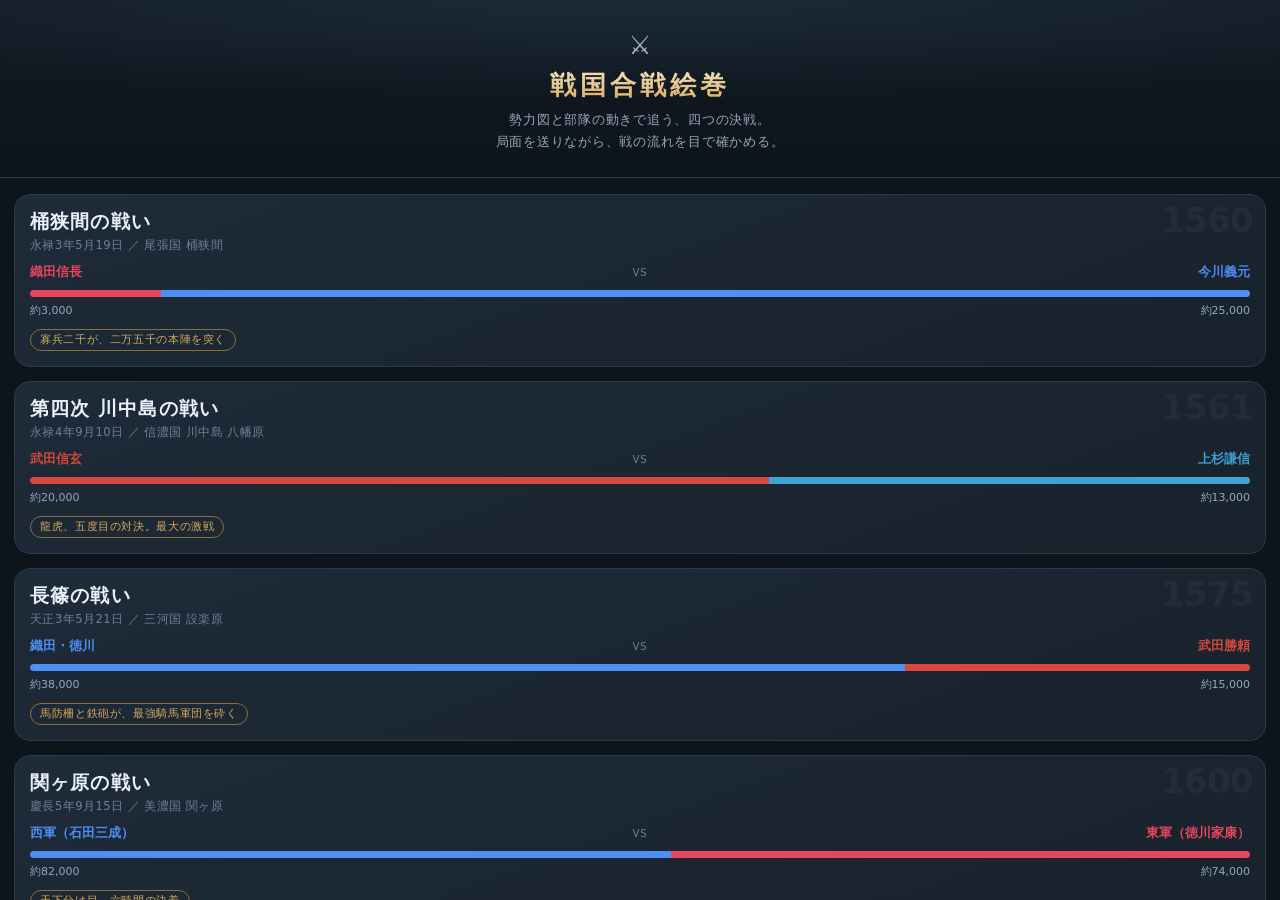
<file: sengoku/index.html>
<!DOCTYPE html>
<html lang="ja">
<head>
<meta charset="utf-8">
<title>戦国合戦絵巻 — 勢力図で見る四大合戦</title>
<meta name="viewport" content="width=device-width, initial-scale=1, viewport-fit=cover, maximum-scale=1, user-scalable=no">
<meta name="apple-mobile-web-app-capable" content="yes">
<meta name="apple-mobile-web-app-title" content="戦国合戦絵巻">
<meta name="apple-mobile-web-app-status-bar-style" content="black-translucent">
<meta name="theme-color" content="#0e141b">
<meta name="description" content="戦国時代の代表的な合戦を、勢力図と部隊の動きでビジュアルに追う">
<link rel="icon" href="data:image/svg+xml,<svg xmlns='http://www.w3.org/2000/svg' viewBox='0 0 100 100'><text y='.9em' font-size='90'>⚔️</text></svg>">
<style>
:root{
  --bg:#0e141b; --bg2:#121b24;
  --panel:#18222d; --panel2:#1e2b38;
  --line:#2a3a4a; --line2:#374c60;
  --text:#e9f0f7; --muted:#93a8bd; --dim:#6b8199;
  --gold:#d8ab5b; --gold-dim:#8a6d38;
  --safe-t:env(safe-area-inset-top,0px);
  --safe-b:env(safe-area-inset-bottom,0px);
}
*{box-sizing:border-box;-webkit-tap-highlight-color:transparent}
html,body{height:100%}
body{
  margin:0; background:var(--bg); color:var(--text);
  font-family:-apple-system,BlinkMacSystemFont,"Hiragino Sans","Hiragino Kaku Gothic ProN","Noto Sans JP",system-ui,sans-serif;
  -webkit-font-smoothing:antialiased; overscroll-behavior:none;
}
button{font:inherit;color:inherit;background:none;border:none;cursor:pointer}
.screen{display:none;flex-direction:column;height:100dvh}
.screen.on{display:flex}

/* ---------- ホーム ---------- */
#home{overflow-y:auto;-webkit-overflow-scrolling:touch;display:none}
#home.on{display:block}
.hero{
  padding:calc(var(--safe-t) + 30px) 20px 24px;
  background:radial-gradient(120% 80% at 50% 0%, #1c2a38 0%, transparent 70%), linear-gradient(180deg,#111a23,var(--bg));
  border-bottom:1px solid var(--line); text-align:center;
}
.hero .mark{font-size:26px;letter-spacing:.3em;margin-left:.3em;color:#9fb4c8}
.hero h1{
  margin:8px 0 6px; font-size:26px; letter-spacing:.16em; font-weight:700;
  background:linear-gradient(180deg,#f4e3c0,var(--gold));
  -webkit-background-clip:text; background-clip:text; color:transparent;
}
.hero p{margin:0;color:var(--muted);font-size:12.5px;letter-spacing:.06em;line-height:1.75}
.list{padding:16px 14px 8px;display:flex;flex-direction:column;gap:14px}
.card{
  position:relative;display:block;width:100%;text-align:left;
  background:linear-gradient(160deg,var(--panel2),var(--panel));
  border:1px solid var(--line); border-radius:16px; padding:14px 15px 15px;
  overflow:hidden; transition:transform .12s ease, border-color .2s;
}
.card:active{transform:scale(.982);border-color:var(--line2)}
.card .yr{position:absolute;right:12px;top:8px;font-size:34px;font-weight:800;color:#ffffff0a;letter-spacing:-.02em;line-height:1}
.card h2{margin:0 0 3px;font-size:19px;letter-spacing:.06em}
.card .sub{margin:0 0 11px;font-size:11.5px;color:var(--dim);letter-spacing:.04em}
.card .vs{display:flex;align-items:center;gap:8px;margin-bottom:9px}
.card .vs .nm{font-size:12.5px;font-weight:600;flex:1;min-width:0;overflow:hidden;text-overflow:ellipsis;white-space:nowrap}
.card .vs .nm.r{text-align:right}
.card .vs .x{font-size:10px;color:var(--dim);letter-spacing:.1em;flex:none}
.bar{display:flex;height:7px;border-radius:4px;overflow:hidden;background:#0a1017}
.bar i{display:block;height:100%}
.card .nums{display:flex;justify-content:space-between;margin-top:6px;font-size:11px;color:var(--muted);font-variant-numeric:tabular-nums}
.card .tag{display:inline-block;margin-top:11px;font-size:10.5px;letter-spacing:.06em;padding:3px 9px;border-radius:99px;border:1px solid var(--gold-dim);color:var(--gold)}
.credits{padding:8px 22px calc(var(--safe-b) + 30px);color:#4f6377;font-size:10.5px;line-height:1.8;text-align:center}

/* ---------- 詳細 ---------- */
.top{display:flex;align-items:center;gap:4px;flex:none;padding:calc(var(--safe-t) + 7px) 8px 7px;background:var(--bg2);border-bottom:1px solid var(--line)}
.top .back{padding:6px 8px;font-size:13.5px;color:var(--gold);letter-spacing:.04em;flex:none}
.top .ttl{flex:1;min-width:0;text-align:center}
.top .ttl b{display:block;font-size:15px;letter-spacing:.06em;font-weight:700;white-space:nowrap;overflow:hidden;text-overflow:ellipsis}
.top .ttl span{display:block;font-size:9.5px;color:var(--dim);letter-spacing:.04em;margin-top:1px}
.top .rst{padding:6px 6px;font-size:10px;color:var(--muted);flex:none;text-align:right;line-height:1.35;max-width:76px}

.gauge{flex:none;padding:7px 12px 8px;background:var(--bg2);border-bottom:1px solid var(--line)}
.gauge .lbls{display:flex;justify-content:space-between;gap:8px;font-size:10.5px;margin-bottom:5px}
.gauge .g{display:flex;align-items:center;gap:5px;min-width:0}
.gauge .dot{width:8px;height:8px;border-radius:2px;flex:none}
.gauge .nm{overflow:hidden;text-overflow:ellipsis;white-space:nowrap;font-weight:600}
.gauge .tr{color:var(--dim);font-variant-numeric:tabular-nums;flex:none}
.gauge .bar{height:9px;border-radius:5px}
.gauge .bar i{transition:flex-grow .55s cubic-bezier(.4,0,.2,1)}

.mapwrap{flex:1;min-height:0;position:relative;background:radial-gradient(130% 90% at 50% 25%, #17222e 0%, #0b1118 100%);touch-action:none;overflow:hidden}
svg.map{width:100%;height:100%;display:block}
.zoombtns{position:absolute;right:8px;bottom:8px;display:flex;flex-direction:column;gap:6px}
.zoombtns button{width:33px;height:33px;border-radius:9px;background:#0f1720cc;border:1px solid var(--line2);color:var(--muted);font-size:15px;line-height:1;display:flex;align-items:center;justify-content:center;backdrop-filter:blur(6px)}
.zoombtns button:active{background:#1b2837}
.legend{position:absolute;left:8px;top:8px;display:flex;flex-direction:column;gap:4px;background:#0f1720b3;border:1px solid var(--line);border-radius:9px;padding:6px 9px;font-size:10px;color:var(--muted);backdrop-filter:blur(6px);pointer-events:none;max-width:47%}
.legend div{display:flex;align-items:center;gap:6px}
.legend .sw{width:9px;height:9px;border-radius:99px;flex:none}
.legend span{overflow:hidden;text-overflow:ellipsis;white-space:nowrap}

.info{flex:none;background:linear-gradient(180deg,var(--panel),var(--bg2));border-top:1px solid var(--line);padding:10px 14px 8px}
.info .ph{display:flex;align-items:baseline;gap:8px;margin-bottom:5px}
.info .num{font-size:9.5px;letter-spacing:.06em;color:#0e141b;background:var(--gold);border-radius:99px;padding:2px 8px;font-weight:700;flex:none}
.info h3{margin:0;font-size:15.5px;letter-spacing:.04em;font-weight:700;flex:1;min-width:0}
.info .tm{font-size:10.5px;color:var(--gold);letter-spacing:.03em;flex:none}
.info p{margin:0;font-size:13px;line-height:1.72;color:#cadaea;height:5.16em;overflow-y:auto;-webkit-overflow-scrolling:touch}
.info p b{color:#fff;font-weight:600}

.steps{flex:none;display:flex;align-items:center;gap:10px;padding:8px 14px calc(var(--safe-b) + 10px);background:var(--bg2);border-top:1px solid var(--line)}
.steps .nav{width:44px;height:44px;border-radius:12px;border:1px solid var(--line2);background:var(--panel);display:flex;align-items:center;justify-content:center;font-size:17px;flex:none}
.steps .nav:disabled{opacity:.3}
.steps .nav:active:not(:disabled){background:var(--panel2)}
.dots{flex:1;display:flex;align-items:center;justify-content:space-between;position:relative;height:44px}
.dots::before{content:"";position:absolute;left:6px;right:6px;top:50%;height:2px;background:var(--line);border-radius:2px}
.dots button{position:relative;width:28px;height:44px;display:flex;align-items:center;justify-content:center}
.dots i{display:block;width:11px;height:11px;border-radius:99px;background:var(--line2);border:2px solid var(--bg2);transition:all .25s}
.dots button.done i{background:var(--gold-dim)}
.dots button.cur i{background:var(--gold);width:16px;height:16px;box-shadow:0 0 0 4px #d8ab5b26}

/* SVG内 */
.u-lbl{font-size:25px;font-weight:700;paint-order:stroke;stroke:#0a1016;stroke-width:6px;stroke-linejoin:round}
.u-num{font-size:19px;fill:#adc0d2;paint-order:stroke;stroke:#0a1016;stroke-width:5px;stroke-linejoin:round}
.pl-lbl{font-size:20px;fill:#9db2c6;paint-order:stroke;stroke:#0a1016;stroke-width:5px;stroke-linejoin:round}
.geo-lbl{font-size:21px;fill:#5f7b93;letter-spacing:.14em;paint-order:stroke;stroke:#0a1016;stroke-width:5px;stroke-linejoin:round}
.ar-lbl{font-size:21px;font-weight:700;paint-order:stroke;stroke:#0a1016;stroke-width:5px;stroke-linejoin:round}
.unit{transition:transform .68s cubic-bezier(.45,.05,.25,1),opacity .4s}
.unit.gone{opacity:0}
.unit.fallen{opacity:.4}
.arrow{stroke-linecap:round;fill:none}
.arrow.dash{animation:march 1.1s linear infinite}
@keyframes march{to{stroke-dashoffset:-26}}
.ring{animation:pulse 1.8s ease-in-out infinite;transform-box:fill-box;transform-origin:center}
@keyframes pulse{0%,100%{opacity:.9;r:var(--r0)}50%{opacity:.18;r:var(--r1)}}
</style>
</head>
<body>

<!-- ============ ホーム ============ -->
<section id="home" class="screen on">
  <div class="hero">
    <div class="mark">⚔</div>
    <h1>戦国合戦絵巻</h1>
    <p>勢力図と部隊の動きで追う、四つの決戦。<br>局面を送りながら、戦の流れを目で確かめる。</p>
  </div>
  <div class="list" id="cards"></div>
  <div class="credits">
    兵力・時刻は主要な通説にもとづく概数です。<br>
    地図は位置関係を伝えるための模式図であり、実際の縮尺・地形とは異なります。<br>
    方位は各図の左下（関ヶ原は右下）の方位記号を参照してください。
  </div>
</section>

<!-- ============ 詳細 ============ -->
<section id="battle" class="screen">
  <header class="top">
    <button class="back" id="back">‹ 一覧</button>
    <div class="ttl"><b id="bTitle"></b><span id="bMeta"></span></div>
    <div class="rst" id="bResult"></div>
  </header>

  <div class="gauge">
    <div class="lbls">
      <div class="g"><span class="dot" id="gd0"></span><span class="nm" id="gn0"></span><span class="tr" id="gt0"></span></div>
      <div class="g"><span class="tr" id="gt1"></span><span class="nm" id="gn1"></span><span class="dot" id="gd1"></span></div>
    </div>
    <div class="bar"><i id="gb0"></i><i id="gb1"></i></div>
  </div>

  <div class="mapwrap" id="mapwrap">
    <svg class="map" id="map" xmlns="http://www.w3.org/2000/svg"></svg>
    <div class="legend" id="legend"></div>
    <div class="zoombtns">
      <button id="zin" aria-label="拡大">＋</button>
      <button id="zout" aria-label="縮小">−</button>
      <button id="zrst" aria-label="表示を戻す" style="font-size:12px">⤢</button>
    </div>
  </div>

  <div class="info">
    <div class="ph">
      <span class="num" id="pNum"></span>
      <h3 id="pTitle"></h3>
      <span class="tm" id="pTime"></span>
    </div>
    <p id="pText"></p>
  </div>

  <nav class="steps">
    <button class="nav" id="prev" aria-label="前の局面">‹</button>
    <div class="dots" id="dots"></div>
    <button class="nav" id="next" aria-label="次の局面">›</button>
  </nav>
</section>

<script>
"use strict";
/* =====================================================================
   データ定義
     vb      : SVG viewBox（縦長。iPhone の画面比に合わせてある）
     compass : 方位記号の位置と、真北を指す角度（0=上, 90=右, -90=左）
     pos     : { 局面番号: [x,y] }  指定のない局面は直前の座標を継承
     born/dead/exit : 登場する局面／壊滅・討死する局面／退場する局面
     flip    : 寝返る局面（以降、相手方の色で描画）
     adv     : その局面の優勢度（0 = 左の軍が完全優勢, 1 = 右の軍が完全優勢）
   ===================================================================== */
const BATTLES = [
{
  id:"okehazama", name:"桶狭間の戦い", year:1560, date:"永禄3年5月19日",
  place:"尾張国 桶狭間", result:"織田軍の勝利", short:"織田勝利",
  tagline:"寡兵二千が、二万五千の本陣を突く",
  vb:"0 0 800 1160", compass:{x:105,y:1070,a:0},
  sides:[
    {key:"oda", name:"織田信長", color:"#e8455f", total:3000,  label:"約3,000"},
    {key:"ima", name:"今川義元", color:"#4d8ef7", total:25000, label:"約25,000"}
  ],
  terrain:[
    {t:"water", d:"M0,1160 L0,780 C60,778 110,808 148,862 C192,924 214,1000 222,1075 L228,1160 Z"},
    {t:"hill", x:625, y:795, rx:135, ry:100},
    {t:"hill", x:645, y:1005, rx:150, ry:95},
    {t:"hill", x:735, y:650, rx:110, ry:105},
    {t:"river", d:"M290,1130 C298,1030 282,935 248,875 C208,805 158,772 100,762", w:11},
    {t:"road", d:"M150,175 C170,260 195,340 218,398 C300,428 380,455 458,478 C540,505 640,535 722,558"},
    {t:"road", d:"M218,398 C242,520 262,690 292,865"}
  ],
  labels:[
    {x:120,y:960,t:"伊 勢 湾",c:"#3f6f8c"},
    {x:625,y:690,t:"桶狭間山"},
    {x:420,y:250,t:"尾 張 平 野"},
    {x:200,y:1000,t:"扇川",c:"#3f7fa0"}
  ],
  places:[
    {x:150,y:150,n:"清洲城",k:"castle",lo:"top"},
    {x:218,y:398,n:"熱田神宮",k:"shrine",lo:"left"},
    {x:458,y:478,n:"鳴海城",k:"castle",lo:"left"},
    {x:385,y:560,n:"善照寺砦",k:"fort",lo:"right"},
    {x:400,y:660,n:"中島砦",k:"fort",lo:"right"},
    {x:322,y:752,n:"鷲津砦",k:"fort",lo:"bottom"},
    {x:452,y:838,n:"丸根砦",k:"fort",lo:"bottom"},
    {x:312,y:898,n:"大高城",k:"castle",lo:"left"},
    {x:722,y:558,n:"沓掛城",k:"castle",lo:"top"}
  ],
  units:[
    {id:"nobu", side:"oda", n:"織田信長", tr:2000, lo:"left",
     pos:{0:[152,205], 1:[228,440], 2:[392,712], 3:[494,768], 4:[580,796]}},
    {id:"nobumori", side:"oda", n:"佐久間信盛", tr:1000, lo:"left",
     pos:{0:[348,552]}},
    {id:"morishige", side:"oda", n:"佐久間盛重", tr:400, lo:"left", dead:1,
     pos:{0:[452,838]}},
    {id:"hidetoshi", side:"oda", n:"織田秀敏", tr:300, lo:"left", dead:1,
     pos:{0:[258,748]}},
    {id:"yoshi", side:"ima", n:"今川義元", tr:5000, lo:"top", dead:4,
     pos:{0:[726,608], 1:[694,706], 2:[672,856]}},
    {id:"asahina", side:"ima", n:"朝比奈泰朝", tr:2000, lo:"left",
     pos:{0:[232,672], 1:[286,754], 2:[300,630], 4:[506,606]}},
    {id:"matsui", side:"ima", n:"松井宗信", tr:2000, lo:"right", dead:4,
     pos:{0:[556,918], 1:[490,868], 2:[548,900]}},
    {id:"motoyasu", side:"ima", n:"松平元康", tr:1000, lo:"bottom", exit:4,
     pos:{0:[382,968], 1:[318,916]}},
    {id:"okabe", side:"ima", n:"岡部元信", tr:1500, lo:"right",
     pos:{0:[492,446]}}
  ],
  phases:[
    {t:"今川、尾張へ進発", tm:"5月18日", adv:.86,
     x:"今川義元が<b>約2万5千</b>の大軍を率い、駿河・遠江・三河から尾張へ侵攻。沓掛城に入ると、大高城への補給路をふさぐ織田方の<b>丸根砦・鷲津砦</b>への攻撃を命じた。対する信長が動員できる兵は、せいぜい数千にすぎない。",
     arrows:[{f:[726,608],t:[664,724],s:"ima"},{f:[248,696],t:[288,746],s:"ima"},{f:[544,904],t:[492,864],s:"ima"}],
     focus:["yoshi"]},
    {t:"丸根・鷲津 陥落", tm:"5月19日 未明〜朝", adv:.88,
     x:"未明、両砦は猛攻を受け、<b>佐久間盛重・織田秀敏</b>が討死して陥落。松平元康は大高城への兵糧入れに成功する。報せを受けた信長は幸若舞『敦盛』を舞うと、わずかな供回りだけで清洲を飛び出し、熱田神宮で戦勝を祈願した。",
     arrows:[{f:[152,215],t:[222,420],s:"oda",lb:"清洲を出陣"}],
     focus:["nobu"]},
    {t:"義元、桶狭間山に憩う", tm:"5月19日 昼", adv:.8,
     x:"連勝の報に、義元は本隊を<b>桶狭間山</b>へ進めて休息をとり、酒宴を開いたと伝わる。一方の信長は善照寺砦で兵をまとめ、さらに最前線の<b>中島砦</b>へ進出。周囲の制止を振り切り、敵中に躍り出た。",
     arrows:[{f:[696,714],t:[678,832],s:"ima"},{f:[244,478],t:[386,682],s:"oda"}],
     focus:["nobu","yoshi"]},
    {t:"豪雨、そして急襲", tm:"5月19日 午後1時頃", adv:.45,
     x:"折からの<b>激しい雷雨</b>が今川勢の視界と警戒を奪う。信長は中島砦を出て桶狭間山へ肉薄し、雨が上がると同時に全軍で本陣めがけて突撃した。前線へ兵を割いた義元の周囲は、手薄になっていた。",
     arrows:[{f:[406,708],t:[506,776],s:"oda",lb:"本陣へ突撃",big:1,lbo:[-46,-8]}],
     focus:["nobu"]},
    {t:"義元、討死", tm:"5月19日 午後2時頃", adv:.08,
     x:"混乱のなか本陣は崩れ、<b>毛利新介</b>が今川義元を討ち取った。総大将を失った今川軍は総崩れとなって退却。大高城の松平元康は岡崎城へ引き揚げ、やがて今川から独立する。<b>信長の名は一夜にして天下に轟いた。</b>",
     arrows:[{f:[600,806],t:[648,842],s:"oda",big:1},{f:[318,916],t:[420,1046],s:"ima",lb:"岡崎へ",dot:1,lbo:[-46,10]}],
     focus:["nobu"]}
  ]
},
{
  id:"kawanakajima", name:"第四次 川中島の戦い", year:1561, date:"永禄4年9月10日",
  place:"信濃国 川中島 八幡原", result:"引き分け（痛み分け）", short:"引分",
  tagline:"龍虎、五度目の対決。最大の激戦",
  vb:"0 0 800 1160", compass:{x:105,y:1070,a:0},
  sides:[
    {key:"take", name:"武田信玄", color:"#d9483c", total:20000, label:"約20,000"},
    {key:"uesu", name:"上杉謙信", color:"#3fa3d6", total:13000, label:"約13,000"}
  ],
  terrain:[
    {t:"hill", x:640, y:960, rx:150, ry:105},
    {t:"hill", x:120, y:850, rx:120, ry:95},
    {t:"hill", x:770, y:640, rx:120, ry:130},
    {t:"river", d:"M770,1150 C670,1005 575,860 505,700 C445,560 398,440 372,340", w:19},
    {t:"river", d:"M372,340 C358,255 344,180 338,96", w:19},
    {t:"river", d:"M20,530 C110,508 222,458 302,396 C328,376 352,356 372,340", w:15},
    {t:"road", d:"M244,150 C300,260 372,410 452,540 C530,668 620,760 700,824"}
  ],
  labels:[
    {x:178,y:626,t:"八 幡 原"},
    {x:556,y:1114,t:"妻女山"},
    {x:118,y:806,t:"茶臼山"},
    {x:452,y:284,t:"千曲川",c:"#3f7fa0"},
    {x:96,y:490,t:"犀川",c:"#3f7fa0"}
  ],
  places:[
    {x:244,y:148,n:"善光寺",k:"temple",lo:"top"},
    {x:688,y:720,n:"海津城",k:"castle",lo:"right"},
    {x:556,y:806,n:"雨宮の渡",k:"ford",lo:"left"}
  ],
  units:[
    {id:"shingen", side:"take", n:"武田信玄", tr:8000, lo:"left",
     pos:{0:[664,690], 1:[330,600], 3:[318,592]}},
    {id:"nobushige", side:"take", n:"武田信繁", tr:2000, lo:"left", dead:3,
     pos:{0:[700,600], 1:[398,688]}},
    {id:"kansuke", side:"take", n:"山本勘助", tr:1000, lo:"left", dead:3,
     pos:{0:[576,632], 1:[286,506]}},
    {id:"betsu", side:"take", n:"武田別働隊", tr:12000, lo:"left",
     pos:{0:[692,830], 1:[664,904], 2:[560,1000], 4:[452,742]}},
    {id:"kenshin", side:"uesu", n:"上杉謙信", tr:8000, lo:"right",
     pos:{0:[556,952], 2:[556,806], 3:[430,606], 4:[272,336]}},
    {id:"kakizaki", side:"uesu", n:"柿崎景家", tr:3000, lo:"left",
     pos:{0:[634,1010], 2:[604,754], 3:[486,524], 4:[228,442]}},
    {id:"amakasu", side:"uesu", n:"甘粕景持", tr:1000, lo:"left",
     pos:{0:[470,1042], 2:[604,884], 4:[300,764]}}
  ],
  phases:[
    {t:"妻女山と海津城の対陣", tm:"8月中旬〜", adv:.5,
     x:"上杉謙信は<b>1万3千</b>を率いて越後を発ち、武田方の海津城を見下ろす<b>妻女山</b>に陣を敷いた。武田信玄は<b>2万</b>で茶臼山に布陣したのち海津城へ入る。両軍はにらみ合ったまま、実に一か月近くが過ぎた。",
     arrows:[], focus:["shingen","kenshin"]},
    {t:"啄木鳥の戦法", tm:"9月9日 夜", adv:.62,
     x:"軍師<b>山本勘助</b>の献策と伝わる作戦。高坂昌信・馬場信春の<b>別働隊1万2千</b>が夜陰に紛れて妻女山を背後から襲い、驚いて山を下る上杉勢を、八幡原に布陣した<b>本隊8千</b>が待ち受けて叩く——啄木鳥が木を叩いて虫を追い出すのに似た挟撃策である。",
     arrows:[{f:[690,858],t:[652,944],s:"take",lb:"妻女山へ",dash:1,lbo:[66,-6]},{f:[640,682],t:[372,600],s:"take",lb:"八幡原へ布陣",lbo:[0,-8]}],
     focus:["betsu"]},
    {t:"謙信、山を下る", tm:"9月10日 未明", adv:.38,
     x:"謙信は海津城から立ちのぼる<b>炊煙の異変</b>から作戦を見抜いたと伝わる。全軍に枚を含ませ、篝火だけを残して静かに妻女山を下り、<b>雨宮の渡</b>で千曲川を渡河。夜明けの深い霧のなか、武田本隊の正面へ迫った。",
     arrows:[{f:[560,922],t:[558,838],s:"uesu",lb:"渡河",dash:1,lbo:[56,14]}],
     focus:["kenshin"]},
    {t:"八幡原の激突", tm:"9月10日 午前8時頃", adv:.3,
     x:"霧が晴れると、鶴翼に構えた武田勢の眼前に上杉の大軍がいた。謙信は<b>車懸りの陣</b>で次々と部隊を繰り出して本陣に迫り、武田は乱戦に陥る。信玄の弟<b>武田信繁</b>、軍師<b>山本勘助</b>、諸角虎定らが相次いで討死。信玄自身も床几を離れられぬ危地に立った。",
     arrows:[{f:[420,608],t:[352,596],s:"uesu",big:1,lb:"車懸り"},{f:[318,592],t:[368,586],s:"take"}],
     focus:["kenshin","shingen"]},
    {t:"別働隊到着、そして撤退", tm:"9月10日 正午頃", adv:.55,
     x:"もぬけの殻の妻女山から取って返した別働隊1万2千が戦場に到着し、上杉軍を<b>挟撃</b>。形勢は逆転し、謙信は犀川を渡って善光寺方面へ退いた。両軍あわせて数千の死傷を出しながら決着はつかず、<b>戦国屈指の激戦</b>として語り継がれる。",
     arrows:[{f:[576,972],t:[482,780],s:"take",lb:"挟撃",dash:1,lbo:[46,16]},{f:[318,462],t:[254,302],s:"uesu",lb:"善光寺へ",dot:1,lbo:[-26,-88]}],
     focus:["betsu"]}
  ]
},
{
  id:"nagashino", name:"長篠の戦い", year:1575, date:"天正3年5月21日",
  place:"三河国 設楽原", result:"織田・徳川連合軍の勝利", short:"連合軍勝利",
  tagline:"馬防柵と鉄砲が、最強騎馬軍団を砕く",
  vb:"0 0 800 1050", compass:{x:96,y:966,a:-90},
  sides:[
    {key:"odt",  name:"織田・徳川", color:"#4d8ef7", total:38000, label:"約38,000"},
    {key:"take", name:"武田勝頼",   color:"#d9483c", total:15000, label:"約15,000"}
  ],
  terrain:[
    {t:"hill", x:225, y:880, rx:145, ry:105},
    {t:"hill", x:520, y:862, rx:120, ry:90},
    {t:"hill", x:235, y:232, rx:130, ry:100},
    {t:"hill", x:596, y:206, rx:105, ry:82},
    {t:"river", d:"M30,150 C180,112 320,92 430,88 C550,84 680,100 780,126", w:17},
    {t:"river", d:"M20,536 C200,548 400,560 580,570 C660,574 720,578 782,584", w:11},
    {t:"fence", d:"M60,646 L760,668"},
    {t:"fence", d:"M66,690 L754,710"},
    {t:"fence", d:"M74,734 L748,752"}
  ],
  labels:[
    {x:130,y:606,t:"設 楽 原"},
    {x:225,y:820,t:"極楽寺山"},
    {x:520,y:790,t:"弾正山"},
    {x:235,y:170,t:"医王寺山"},
    {x:596,y:150,t:"鳶ヶ巣山"},
    {x:276,y:532,t:"連吾川",c:"#3f7fa0"},
    {x:112,y:118,t:"寒狭川",c:"#3f7fa0"},
    {x:672,y:812,t:"三 重 の 馬 防 柵",c:"#a98a55"}
  ],
  places:[
    {x:430,y:92,n:"長篠城",k:"castle",lo:"right"},
    {x:596,y:204,n:"鳶ヶ巣山砦",k:"fort",lo:"left"}
  ],
  units:[
    {id:"nobu", side:"odt", n:"織田信長", tr:30000, lo:"left", born:1,
     pos:{1:[218,890]}},
    {id:"ieyasu", side:"odt", n:"徳川家康", tr:8000, lo:"right", born:1,
     pos:{1:[524,868]}},
    {id:"sakai", side:"odt", n:"酒井忠次", tr:4000, lo:"left", born:2,
     pos:{2:[646,946], 3:[688,318]}},
    {id:"okudaira", side:"odt", n:"奥平貞昌", tr:500, lo:"left",
     pos:{0:[424,132]}},
    {id:"katsuyori", side:"take", n:"武田勝頼", tr:3000, lo:"left",
     pos:{0:[262,262], 2:[318,398], 3:[344,452]}},
    {id:"yamagata", side:"take", n:"山県昌景", tr:1500, lo:"right", dead:4,
     pos:{0:[520,340], 2:[556,404], 3:[556,502]}},
    {id:"baba", side:"take", n:"馬場信春", tr:1000, lo:"left", dead:4,
     pos:{0:[176,330], 2:[190,404], 3:[190,498]}},
    {id:"naito", side:"take", n:"内藤昌豊", tr:1000, lo:"right", dead:4,
     pos:{0:[400,318], 2:[404,452], 3:[366,500]}},
    {id:"kawakubo", side:"take", n:"河窪信実", tr:1000, lo:"left", dead:2,
     pos:{0:[600,252]}}
  ],
  phases:[
    {t:"長篠城、包囲される", tm:"5月1日〜", adv:.72,
     x:"武田勝頼が<b>1万5千</b>を率いて三河へ侵攻し、長篠城を包囲した。城を守るのは徳川方の<b>奥平貞昌ら約500</b>。兵糧庫を焼かれ落城寸前まで追い込まれながら、城兵は必死に持ちこたえる。",
     arrows:[{f:[276,250],t:[386,124],s:"take"},{f:[510,322],t:[464,124],s:"take"}],
     focus:["okudaira"]},
    {t:"援軍到着、馬防柵を築く", tm:"5月18日", adv:.42,
     x:"城を脱出した<b>鳥居強右衛門</b>が援軍の到来を伝え、磔にされながらもそれを城兵に叫んだ逸話で知られる。織田信長<b>3万</b>・徳川家康<b>8千</b>が設楽原に着陣。連吾川の西岸に<b>三重の馬防柵</b>を築き、鉄砲隊を並べて武田を待ち構えた。",
     arrows:[{f:[214,1020],t:[218,930],s:"odt",lb:"着陣",lbo:[-46,0]},{f:[540,1015],t:[528,908],s:"odt"}],
     focus:["nobu","ieyasu"]},
    {t:"鳶ヶ巣山への奇襲", tm:"5月21日 未明", adv:.3,
     x:"徳川家臣<b>酒井忠次</b>の献策により、別働隊<b>4千</b>が夜のうちに南から大きく迂回。夜明け前に長篠城を見下ろす<b>鳶ヶ巣山砦</b>を急襲して陥落させ、包囲を解いた。退路を脅かされた勝頼は、決戦に踏み切らざるを得なくなる。",
     arrows:[{f:[664,930],t:[692,364],s:"odt",lb:"迂回奇襲",dash:1,lbo:[-62,0]}],
     focus:["sakai"]},
    {t:"騎馬隊、馬防柵へ", tm:"5月21日 午前6時頃", adv:.3,
     x:"武田軍は雨上がりのぬかるむ<b>連吾川</b>を渡り、山県・内藤・馬場らの部隊が波状に突撃。しかし柵に阻まれて足を止められたところへ、<b>約3千挺</b>とされる鉄砲が繰り返し斉射を浴びせた。突撃は何度も繰り返され、そのたびに前列が薙ぎ払われる。",
     arrows:[{f:[556,530],t:[556,632],s:"take",big:1},{f:[366,528],t:[366,634],s:"take",big:1},{f:[190,526],t:[190,630],s:"take",big:1}],
     focus:["yamagata","baba","naito"]},
    {t:"武田軍、壊滅", tm:"5月21日 午後2時頃", adv:.06,
     x:"約8時間の激闘の末、武田軍は<b>山県昌景・馬場信春・内藤昌豊・原昌胤</b>ら歴戦の宿将を一挙に失って壊滅。勝頼はわずかな供とともに信濃へ敗走した。名門武田氏は再起できぬ打撃を受け、<b>7年後に滅亡する。</b>",
     arrows:[{f:[344,452],t:[196,346],s:"take",lb:"信濃へ",dot:1,lbo:[0,-14]},
             {f:[268,632],t:[268,548],s:"odt",big:1},{f:[470,636],t:[470,552],s:"odt",big:1}],
     focus:["katsuyori"]}
  ]
},
{
  id:"sekigahara", name:"関ヶ原の戦い", year:1600, date:"慶長5年9月15日",
  place:"美濃国 関ヶ原", result:"東軍の勝利", short:"東軍勝利",
  tagline:"天下分け目、六時間の決着",
  vb:"0 0 800 1160", compass:{x:104,y:1078,a:90},
  sides:[
    {key:"west", name:"西軍（石田三成）", color:"#4d8ef7", total:82000, label:"約82,000"},
    {key:"east", name:"東軍（徳川家康）", color:"#e8455f", total:74000, label:"約74,000"}
  ],
  terrain:[
    {t:"hill", x:600, y:170, rx:120, ry:95},
    {t:"hill", x:392, y:250, rx:115, ry:98},
    {t:"hill", x:168, y:300, rx:125, ry:110},
    {t:"hill", x:180, y:940, rx:150, ry:150},
    {t:"hill", x:756, y:520, rx:110, ry:270},
    {t:"hill", x:44,  y:640, rx:105, ry:300},
    {t:"road", d:"M436,40 C412,300 414,700 442,1130"},
    {t:"road", d:"M440,570 C530,548 630,528 730,516"},
    {t:"road", d:"M438,616 C336,664 210,714 96,752"}
  ],
  labels:[
    {x:604,y:96,t:"笹尾山"},
    {x:392,y:172,t:"天満山"},
    {x:150,y:214,t:"松尾山"},
    {x:146,y:794,t:"南宮山"},
    {x:566,y:1040,t:"桃配山"},
    {x:322,y:706,t:"関 ヶ 原"},
    {x:700,y:600,t:"北国街道",c:"#4a6274"},
    {x:452,y:1128,t:"中山道",c:"#4a6274"}
  ],
  places:[],
  units:[
    {id:"mitsunari", side:"west", n:"石田三成", tr:6000, lo:"top",
     pos:{0:[596,204], 4:[700,158]}},
    {id:"konishi", side:"west", n:"小西行長", tr:4000, lo:"right", dead:4,
     pos:{0:[470,238]}},
    {id:"ukita", side:"west", n:"宇喜多秀家", tr:17000, lo:"left", dead:4,
     pos:{0:[380,318], 1:[398,384]}},
    {id:"shimazu", side:"west", n:"島津義弘", tr:1500, lo:"left",
     pos:{0:[524,318], 4:[208,742]}},
    {id:"otani", side:"west", n:"大谷吉継", tr:5000, lo:"left", dead:3,
     pos:{0:[296,458]}},
    {id:"kobayakawa", side:"west", n:"小早川秀秋", tr:15600, lo:"left", flip:3,
     pos:{0:[196,336], 3:[240,396]}},
    {id:"mori", side:"west", n:"毛利・吉川", tr:15000, lo:"bottom",
     pos:{0:[190,940]}},
    {id:"ieyasu", side:"east", n:"徳川家康", tr:30000, lo:"right",
     pos:{0:[532,986], 3:[466,676]}},
    {id:"masanori", side:"east", n:"福島正則", tr:6000, lo:"bottom",
     pos:{0:[326,570], 1:[338,484]}},
    {id:"kuroda", side:"east", n:"黒田・細川", tr:9000, lo:"right",
     pos:{0:[586,548], 1:[600,388]}},
    {id:"ii", side:"east", n:"井伊・松平", tr:6000, lo:"right",
     pos:{0:[452,566], 1:[470,452]}},
    {id:"tanaka", side:"east", n:"池田・浅野", tr:12000, lo:"top",
     pos:{0:[352,858]}}
  ],
  phases:[
    {t:"両軍布陣", tm:"9月15日 未明", adv:.44,
     x:"深い霧のなか、両軍あわせて<b>15万を超える</b>兵が狭い盆地に布陣した。西軍は笹尾山の石田三成を起点に、天満山・松尾山・南宮山と<b>鶴翼の陣</b>で東軍を三方から囲む理想的な配置。ただし小早川秀秋と毛利勢は、すでに東軍への内通を重ねていた。",
     arrows:[], focus:["mitsunari","ieyasu"]},
    {t:"開戦", tm:"午前8時頃", adv:.46,
     x:"霧が晴れると同時に、<b>井伊直政・松平忠吉</b>が抜け駆けして宇喜多隊へ発砲。先鋒を任されていた福島正則がこれに続き、戦端が開かれた。黒田長政・細川忠興らも石田隊に殺到し、盆地全体が乱戦となる。",
     arrows:[{f:[336,556],t:[398,428],s:"east",big:1},{f:[598,528],t:[608,254],s:"east"},{f:[458,548],t:[468,482],s:"east"}],
     focus:["ii","masanori"]},
    {t:"一進一退、動かぬ毛利", tm:"午前10時頃", adv:.4,
     x:"石田隊は<b>島左近</b>・蒲生郷舎の奮戦で東軍を押し返し、宇喜多隊も福島隊と互角に渡り合う。戦況はむしろ西軍優勢に傾いた。しかし南宮山の毛利勢は、<b>吉川広家</b>が家康に内通して進路を塞ぎ、ついに一兵も動かさなかった。",
     arrows:[{f:[606,244],t:[606,352],s:"west",big:1},{f:[406,420],t:[346,506],s:"west"},{f:[214,924],t:[292,876],s:"west",dot:1,lb:"動かず",lbo:[8,-8]}],
     focus:["mitsunari","mori"]},
    {t:"小早川秀秋、裏切る", tm:"正午過ぎ", adv:.72,
     x:"去就を決めかねる秀秋に業を煮やした家康は、松尾山へ<b>問鉄砲</b>を撃ちかけたと伝わる。ほどなく<b>小早川勢1万5千6百</b>が山を駆け下り、眼下の大谷吉継隊に襲いかかった。脇坂・朽木・小川・赤座の4隊も相次いで寝返る。家康も本陣を陣場野へ前進させた。",
     arrows:[{f:[214,372],t:[266,446],s:"east",big:1,lb:"裏切り",lbo:[-30,-96]},{f:[532,962],t:[486,712],s:"east",lb:"本陣前進",lbo:[62,0]}],
     focus:["kobayakawa","otani"]},
    {t:"西軍壊滅", tm:"午後2時頃", adv:.94,
     x:"三方から突かれた<b>大谷吉継は自刃</b>。支えを失った宇喜多・小西・石田の各隊も総崩れとなった。<b>島津義弘</b>はわずか数百で東軍のただ中を正面突破して戦場を脱する（島津の退き口）。三成は伊吹山へ逃れたが後に捕らえられ、<b>徳川の世が始まった。</b>",
     arrows:[{f:[366,492],t:[326,472],s:"east",big:1},{f:[452,486],t:[430,410],s:"east",big:1},
             {f:[524,336],t:[228,718],s:"west",lb:"島津の退き口",dot:1,lbo:[-10,120]}],
     focus:["otani","shimazu"]}
  ]
}
];

/* ===================== 小物 ===================== */
const $  = s => document.querySelector(s);
const NS = "http://www.w3.org/2000/svg";
const el = (n,a={}) => { const e=document.createElementNS(NS,n); for(const k in a) e.setAttribute(k,a[k]); return e; };
const fmt = n => n.toLocaleString("ja-JP");
const radius = t => 10 + Math.sqrt(t)/6.5;

/* ===================== ホーム ===================== */
function buildHome(){
  const wrap = $("#cards");
  wrap.innerHTML = "";
  BATTLES.forEach(b=>{
    const [A,B] = b.sides;
    const sum = A.total + B.total;
    const c = document.createElement("button");
    c.className = "card";
    c.innerHTML = `
      <span class="yr">${b.year}</span>
      <h2>${b.name}</h2>
      <p class="sub">${b.date} ／ ${b.place}</p>
      <div class="vs">
        <span class="nm" style="color:${A.color}">${A.name}</span>
        <span class="x">VS</span>
        <span class="nm r" style="color:${B.color}">${B.name}</span>
      </div>
      <div class="bar">
        <i style="width:${A.total/sum*100}%;background:${A.color}"></i>
        <i style="width:${B.total/sum*100}%;background:${B.color}"></i>
      </div>
      <div class="nums"><span>${A.label}</span><span>${B.label}</span></div>
      <span class="tag">${b.tagline}</span>`;
    c.addEventListener("click", ()=>openBattle(b));
    wrap.appendChild(c);
  });
}

/* ===================== 状態 ===================== */
let cur = null, phase = 0;
const gfx = { units:{}, arrows:null, view:null };

function openBattle(b){
  cur = b; phase = 0;
  $("#bTitle").textContent  = b.name;
  $("#bMeta").textContent   = `${b.date}　${b.place}`;
  $("#bResult").textContent = b.short;

  const [A,B] = b.sides;
  $("#gd0").style.background = A.color; $("#gn0").textContent = A.name; $("#gt0").textContent = A.label;
  $("#gd1").style.background = B.color; $("#gn1").textContent = B.name; $("#gt1").textContent = B.label;
  $("#gb0").style.background = A.color; $("#gb1").style.background = B.color;

  $("#legend").innerHTML = b.sides.map(s=>
    `<div><span class="sw" style="background:${s.color}"></span><span>${s.name}</span></div>`).join("");

  buildDots(b);
  buildMap(b);
  resetView();
  setPhase(0, true);

  $("#home").classList.remove("on");
  $("#battle").classList.add("on");
}

function buildDots(b){
  const d = $("#dots"); d.innerHTML = "";
  b.phases.forEach((_,i)=>{
    const btn = document.createElement("button");
    btn.innerHTML = "<i></i>";
    btn.setAttribute("aria-label", `局面${i+1}`);
    btn.addEventListener("click", ()=>setPhase(i));
    d.appendChild(btn);
  });
}

/* ===================== 地図の構築 ===================== */
function buildMap(b){
  const svg = $("#map");
  svg.innerHTML = "";
  svg.setAttribute("viewBox", b.vb);
  svg.setAttribute("preserveAspectRatio","xMidYMid meet");

  const defs = el("defs");
  const hg = el("radialGradient",{id:"hillG"});
  hg.appendChild(el("stop",{offset:"0%","stop-color":"#3b5064"}));
  hg.appendChild(el("stop",{offset:"100%","stop-color":"#22303d","stop-opacity":"0"}));
  defs.appendChild(hg);
  b.sides.forEach(s=>{
    const m = el("marker",{id:"mk-"+s.key, viewBox:"0 0 10 10", refX:"7.5", refY:"5",
      markerWidth:"4.4", markerHeight:"4.4", orient:"auto-start-reverse"});
    m.appendChild(el("path",{d:"M0,1 L9.5,5 L0,9 L2.2,5 Z", fill:s.color}));
    defs.appendChild(m);
  });
  svg.appendChild(defs);

  const view = el("g"); svg.appendChild(view); gfx.view = view;
  const gTerrain=el("g"), gLbl=el("g"), gPlace=el("g"), gArrow=el("g"), gUnit=el("g");
  [gTerrain,gLbl,gPlace,gArrow,gUnit].forEach(g=>view.appendChild(g));
  gfx.arrows = gArrow;

  /* --- 地形 --- */
  (b.terrain||[]).forEach(f=>{
    if(f.t==="hill"){
      gTerrain.appendChild(el("ellipse",{cx:f.x,cy:f.y,rx:f.rx,ry:f.ry,fill:"url(#hillG)"}));
      gTerrain.appendChild(el("ellipse",{cx:f.x,cy:f.y,rx:f.rx,ry:f.ry,fill:"none",
        stroke:"#3d566c",'stroke-width':1.6,"stroke-dasharray":"7 8",opacity:.55}));
      gTerrain.appendChild(el("ellipse",{cx:f.x,cy:f.y,rx:f.rx*.56,ry:f.ry*.56,fill:"none",
        stroke:"#3d566c",'stroke-width':1.4,"stroke-dasharray":"6 9",opacity:.38}));
    }
    if(f.t==="water"){
      gTerrain.appendChild(el("path",{d:f.d,fill:"#123449",opacity:.92}));
      gTerrain.appendChild(el("path",{d:f.d,fill:"none",stroke:"#2f7ba6",'stroke-width':2,opacity:.5}));
    }
    if(f.t==="river"){
      gTerrain.appendChild(el("path",{d:f.d,fill:"none",stroke:"#16405a",
        'stroke-width':(f.w||12)+5,"stroke-linecap":"round"}));
      gTerrain.appendChild(el("path",{d:f.d,fill:"none",stroke:"#2b7099",
        'stroke-width':f.w||12,"stroke-linecap":"round",opacity:.92}));
    }
    if(f.t==="road"){
      gTerrain.appendChild(el("path",{d:f.d,fill:"none",stroke:"#4a5c6e",
        'stroke-width':4,"stroke-dasharray":"11 10","stroke-linecap":"round",opacity:.6}));
    }
    if(f.t==="fence"){
      gTerrain.appendChild(el("path",{d:f.d,fill:"none",stroke:"#8a6d38",
        'stroke-width':7,"stroke-dasharray":"4 9","stroke-linecap":"round"}));
    }
  });

  /* --- 地名 --- */
  (b.labels||[]).forEach(l=>{
    const t = el("text",{x:l.x,y:l.y,"text-anchor":"middle",class:"geo-lbl"});
    if(l.c) t.setAttribute("fill", l.c);
    t.textContent = l.t;
    gLbl.appendChild(t);
  });

  /* --- 城・砦・社寺 --- */
  (b.places||[]).forEach(p=>{
    const icon = {castle:"⌂", fort:"▣", shrine:"⛩", temple:"卍", ford:"≋"}[p.k] || "▣";
    const c = el("text",{x:p.x,y:p.y+9,"text-anchor":"middle","font-size":26,
      fill:p.k==="castle" ? "#cbb083" : "#8d9db0"});
    c.textContent = icon;
    gPlace.appendChild(c);
    const lo = p.lo||"bottom";
    const t = el("text",{class:"pl-lbl",
      x:p.x + (lo==="left"?-20: lo==="right"?20:0),
      y:p.y + (lo==="top"?-22: lo==="bottom"?38:7),
      "text-anchor": lo==="left"?"end": lo==="right"?"start":"middle"});
    t.textContent = p.n;
    gPlace.appendChild(t);
  });

  /* --- 方位記号 --- */
  if(b.compass){
    const {x,y,a} = b.compass;
    const g = el("g",{transform:`translate(${x},${y})`, opacity:.75});
    g.appendChild(el("circle",{r:30,fill:"#0d151d",opacity:.65,stroke:"#3d566c",'stroke-width':1.4}));
    const n = el("g",{transform:`rotate(${a})`});
    n.appendChild(el("path",{d:"M0,-22 L7,4 L0,-2 L-7,4 Z", fill:"#c9b184"}));
    n.appendChild(el("path",{d:"M0,22 L7,-4 L0,2 L-7,-4 Z", fill:"#4a6274"}));
    g.appendChild(n);
    const lx = 40*Math.sin(a*Math.PI/180), ly = -40*Math.cos(a*Math.PI/180);
    const t = el("text",{x:lx, y:ly+7, "text-anchor":"middle", "font-size":20,
      fill:"#c9b184", "font-weight":700});
    t.textContent = "北";
    g.appendChild(t);
    gLbl.appendChild(g);
  }

  /* --- 部隊 --- */
  gfx.units = {};
  b.units.forEach(u=>{
    const side = b.sides.find(s=>s.key===u.side);
    const r = radius(u.tr);
    const g = el("g",{class:"unit"});

    const ring = el("circle",{class:"ring",r:r+8,fill:"none",stroke:side.color,'stroke-width':3,opacity:0});
    ring.style.setProperty("--r0",(r+7)+"px");
    ring.style.setProperty("--r1",(r+20)+"px");
    g.appendChild(ring);

    g.appendChild(el("circle",{r:r+3,fill:"#0a1016",opacity:.9}));
    const body = el("circle",{r:r,fill:side.color,"fill-opacity":.33,stroke:side.color,'stroke-width':3.4});
    g.appendChild(body);
    const cross = el("path",{
      d:`M${-r*.58},${-r*.58} L${r*.58},${r*.58} M${r*.58},${-r*.58} L${-r*.58},${r*.58}`,
      stroke:"#ccd8e4",'stroke-width':3.4,"stroke-linecap":"round",opacity:0});
    g.appendChild(cross);

    const lo = u.lo || "top";
    const dx = lo==="left" ? -(r+11) : lo==="right" ? (r+11) : 0;
    const dy = lo==="top"  ? -(r+20) : lo==="bottom" ? (r+40) : -4;
    const anc = lo==="left" ? "end" : lo==="right" ? "start" : "middle";

    const name = el("text",{class:"u-lbl",x:dx,y:dy,"text-anchor":anc,fill:side.color});
    name.textContent = u.n;
    g.appendChild(name);
    const num = el("text",{class:"u-num",x:dx,y:dy+22,"text-anchor":anc});
    num.textContent = fmt(u.tr);
    g.appendChild(num);

    gUnit.appendChild(g);
    gfx.units[u.id] = {g, ring, body, cross, name, side, r};
  });
}

/* ===================== 局面の反映 ===================== */
function posAt(u,p){
  for(let i=p;i>=0;i--) if(u.pos[i]) return u.pos[i];
  const ks = Object.keys(u.pos).map(Number).sort((a,b)=>a-b);
  return u.pos[ks[0]];
}

function setPhase(i, instant){
  if(!cur) return;
  phase = Math.max(0, Math.min(cur.phases.length-1, i));
  const ph = cur.phases[phase];

  $("#pNum").textContent   = `局面 ${phase+1}／${cur.phases.length}`;
  $("#pTitle").textContent = ph.t;
  $("#pTime").textContent  = ph.tm || "";
  $("#pText").innerHTML    = ph.x;
  $("#pText").scrollTop    = 0;

  [...$("#dots").children].forEach((b,n)=>{
    b.className = n===phase ? "cur" : (n<phase ? "done" : "");
  });
  $("#prev").disabled = phase===0;
  $("#next").disabled = phase===cur.phases.length-1;

  const adv = ph.adv ?? .5;
  $("#gb0").style.flex = `${1-adv} 0 0`;
  $("#gb1").style.flex = `${adv} 0 0`;

  cur.units.forEach(u=>{
    const G = gfx.units[u.id];
    const [x,y] = posAt(u, phase);
    if(instant) G.g.style.transition = "none";
    G.g.setAttribute("transform", `translate(${x},${y})`);
    if(instant) requestAnimationFrame(()=>{ G.g.style.transition = ""; });

    const hidden = phase < (u.born ?? 0) || (u.exit != null && phase >= u.exit);
    const fallen = u.dead != null && phase >= u.dead;
    G.g.classList.toggle("gone", hidden);
    G.g.classList.toggle("fallen", fallen && !hidden);
    G.cross.setAttribute("opacity", fallen ? .9 : 0);

    let side = G.side;
    if(u.flip != null && phase >= u.flip){
      side = cur.sides.find(s=>s.key !== u.side);
      G.body.setAttribute("stroke-dasharray","8 5");
    } else {
      G.body.removeAttribute("stroke-dasharray");
    }
    G.body.setAttribute("fill", side.color);
    G.body.setAttribute("stroke", side.color);
    G.name.setAttribute("fill", side.color);
    G.ring.setAttribute("stroke", side.color);

    G.ring.setAttribute("opacity", (!hidden && !fallen && (ph.focus||[]).includes(u.id)) ? 1 : 0);
  });

  /* 矢印 */
  gfx.arrows.innerHTML = "";
  (ph.arrows||[]).forEach(a=>{
    const side = cur.sides.find(s=>s.key===a.s) || cur.sides[0];
    const [x1,y1] = a.f, [x2,y2] = a.t;
    const mx=(x1+x2)/2, my=(y1+y2)/2, dx=x2-x1, dy=y2-y1;
    const len = Math.hypot(dx,dy) || 1;
    const bow = Math.min(len*0.17, 60);
    const cx = mx - dy/len*bow, cy = my + dx/len*bow;
    const d = `M${x1},${y1} Q${cx},${cy} ${x2},${y2}`;
    const w = a.big ? 10 : 6.5;

    gfx.arrows.appendChild(el("path",{d, class:"arrow", stroke:"#0a1016",
      'stroke-width':w+6, opacity:.6, "stroke-linecap":"round"}));

    const p = el("path",{d, class:"arrow"+(a.dash?" dash":""), stroke:side.color,
      'stroke-width':w, "marker-end":`url(#mk-${side.key})`});
    if(a.dash) p.setAttribute("stroke-dasharray","18 12");
    if(a.dot){ p.setAttribute("stroke-dasharray","4 12"); p.setAttribute("opacity",".7"); }
    gfx.arrows.appendChild(p);

    if(a.lb){
      const o = a.lbo || [0,0];
      const t = el("text",{x:cx+o[0], y:cy-14+o[1], "text-anchor":"middle", class:"ar-lbl", fill:side.color});
      t.textContent = a.lb;
      gfx.arrows.appendChild(t);
    }
  });
}

/* ===================== ズーム・パン ===================== */
const V = {s:1, x:0, y:0};
function applyView(){
  if(gfx.view) gfx.view.setAttribute("transform", `translate(${V.x},${V.y}) scale(${V.s})`);
}
function resetView(){ V.s=1; V.x=0; V.y=0; applyView(); }
function zoomAt(f, px, py){
  const ns = Math.max(.8, Math.min(4, V.s*f));
  const k = ns/V.s;
  V.x = px - (px - V.x)*k;
  V.y = py - (py - V.y)*k;
  V.s = ns; applyView();
}
function svgPt(cx, cy){
  const svg = $("#map"), r = svg.getBoundingClientRect(), vb = svg.viewBox.baseVal;
  if(!vb.width) return [0,0];
  const sc = Math.min(r.width/vb.width, r.height/vb.height);
  return [ (cx - r.left - (r.width - vb.width*sc)/2)/sc,
           (cy - r.top  - (r.height- vb.height*sc)/2)/sc ];
}

(function gestures(){
  const wrap = $("#mapwrap");
  let mode = 0, last = null, lastDist = 0;

  wrap.addEventListener("touchstart", e=>{
    if(e.touches.length===1){ mode=1; last = svgPt(e.touches[0].clientX, e.touches[0].clientY); }
    else if(e.touches.length>=2){
      mode=2;
      const [a,b] = e.touches;
      lastDist = Math.hypot(a.clientX-b.clientX, a.clientY-b.clientY);
      last = svgPt((a.clientX+b.clientX)/2, (a.clientY+b.clientY)/2);
    }
  }, {passive:true});

  wrap.addEventListener("touchmove", e=>{
    if(mode===1 && e.touches.length===1){
      const p = svgPt(e.touches[0].clientX, e.touches[0].clientY);
      V.x += p[0]-last[0]; V.y += p[1]-last[1]; last = p;
      applyView(); e.preventDefault();
    } else if(mode===2 && e.touches.length>=2){
      const [a,b] = e.touches;
      const dist = Math.hypot(a.clientX-b.clientX, a.clientY-b.clientY);
      const mid  = svgPt((a.clientX+b.clientX)/2, (a.clientY+b.clientY)/2);
      if(lastDist>0) zoomAt(dist/lastDist, mid[0], mid[1]);
      V.x += mid[0]-last[0]; V.y += mid[1]-last[1];
      lastDist = dist; last = mid;
      applyView(); e.preventDefault();
    }
  }, {passive:false});

  wrap.addEventListener("touchend", e=>{ if(e.touches.length===0) mode=0; }, {passive:true});

  let drag=false, ml=null;
  wrap.addEventListener("mousedown", e=>{ drag=true; ml=svgPt(e.clientX,e.clientY); });
  window.addEventListener("mousemove", e=>{
    if(!drag) return;
    const p = svgPt(e.clientX, e.clientY);
    V.x += p[0]-ml[0]; V.y += p[1]-ml[1]; ml = p; applyView();
  });
  window.addEventListener("mouseup", ()=>drag=false);
  wrap.addEventListener("wheel", e=>{
    const p = svgPt(e.clientX, e.clientY);
    zoomAt(e.deltaY<0?1.12:1/1.12, p[0], p[1]);
    e.preventDefault();
  }, {passive:false});
})();

/* ===================== 操作 ===================== */
$("#prev").addEventListener("click", ()=>setPhase(phase-1));
$("#next").addEventListener("click", ()=>setPhase(phase+1));
$("#zin").addEventListener("click",  ()=>zoomAt(1.3, 400, 580));
$("#zout").addEventListener("click", ()=>zoomAt(1/1.3, 400, 580));
$("#zrst").addEventListener("click", resetView);
$("#back").addEventListener("click", ()=>{
  $("#battle").classList.remove("on");
  $("#home").classList.add("on");
});
window.addEventListener("keydown", e=>{
  if(!$("#battle").classList.contains("on")) return;
  if(e.key==="ArrowRight") setPhase(phase+1);
  if(e.key==="ArrowLeft")  setPhase(phase-1);
  if(e.key==="Escape") $("#back").click();
});

buildHome();
</script>
</body>
</html>
</file>
